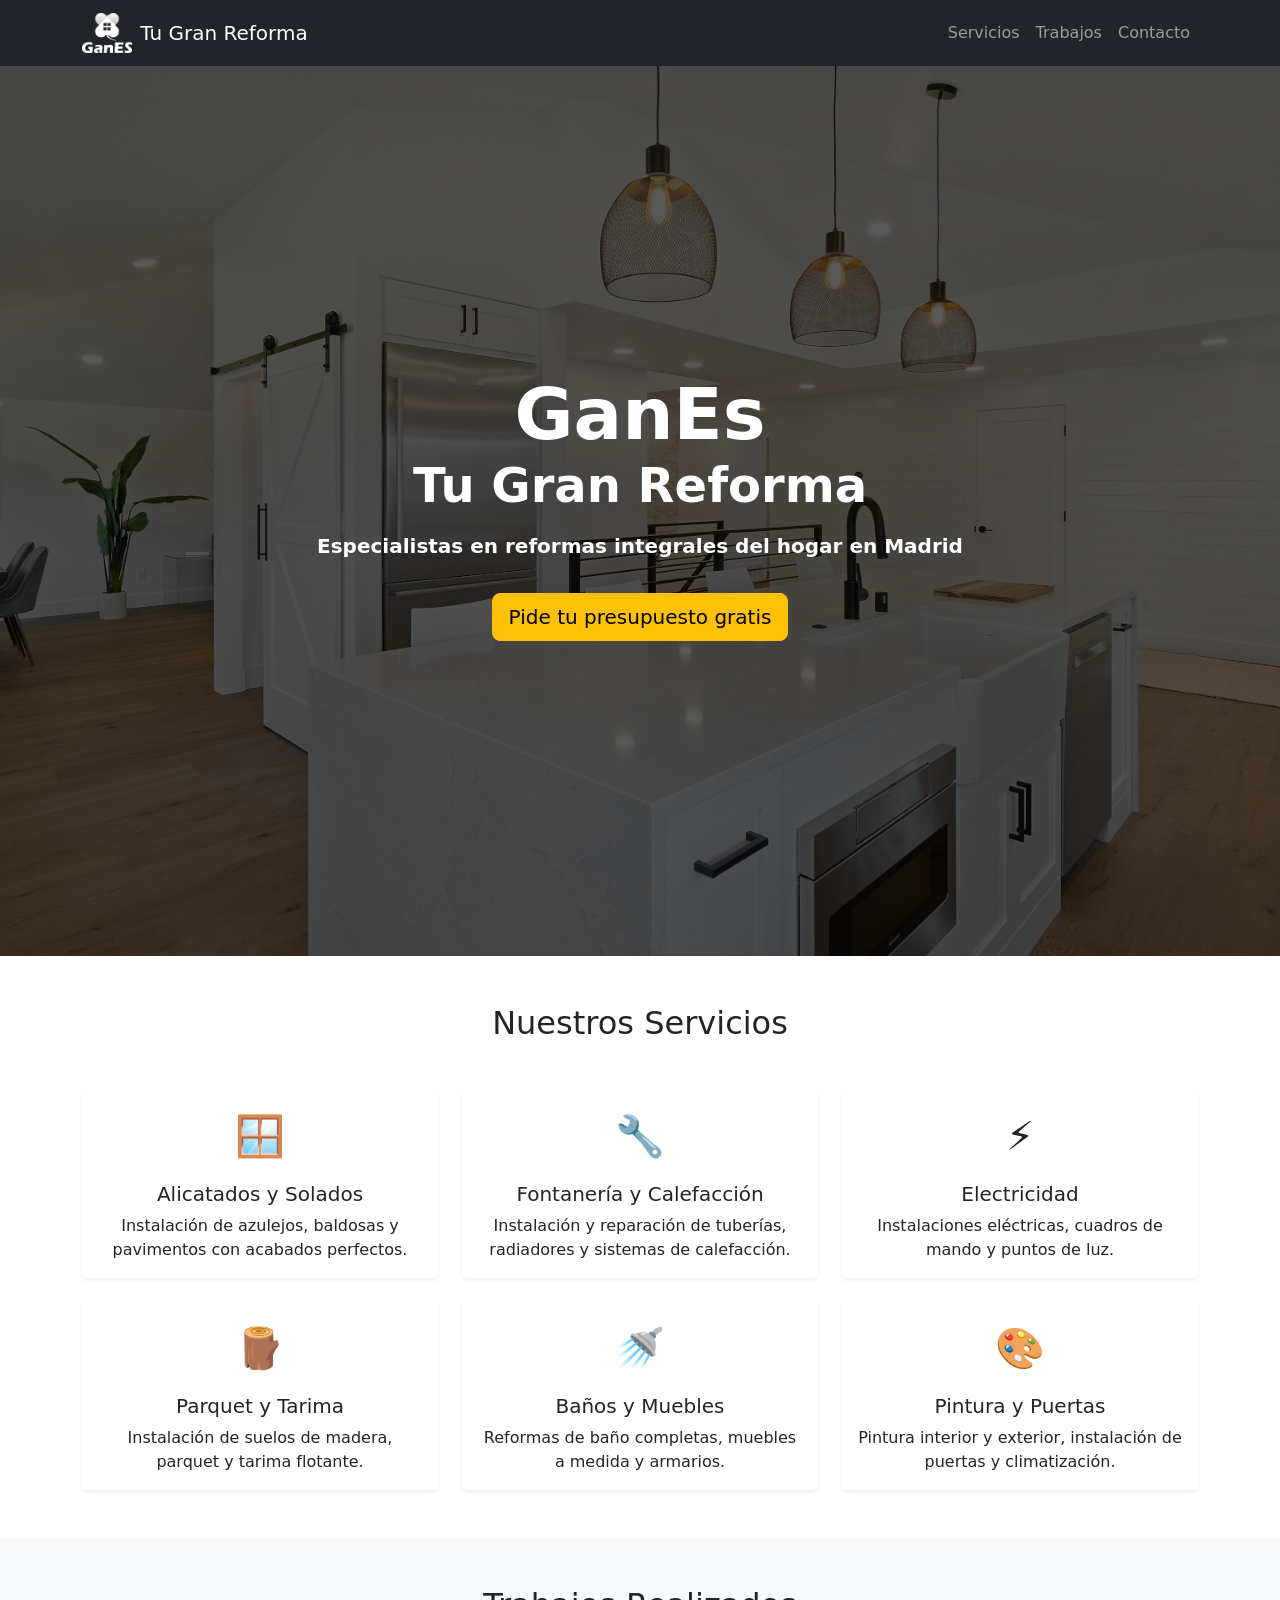
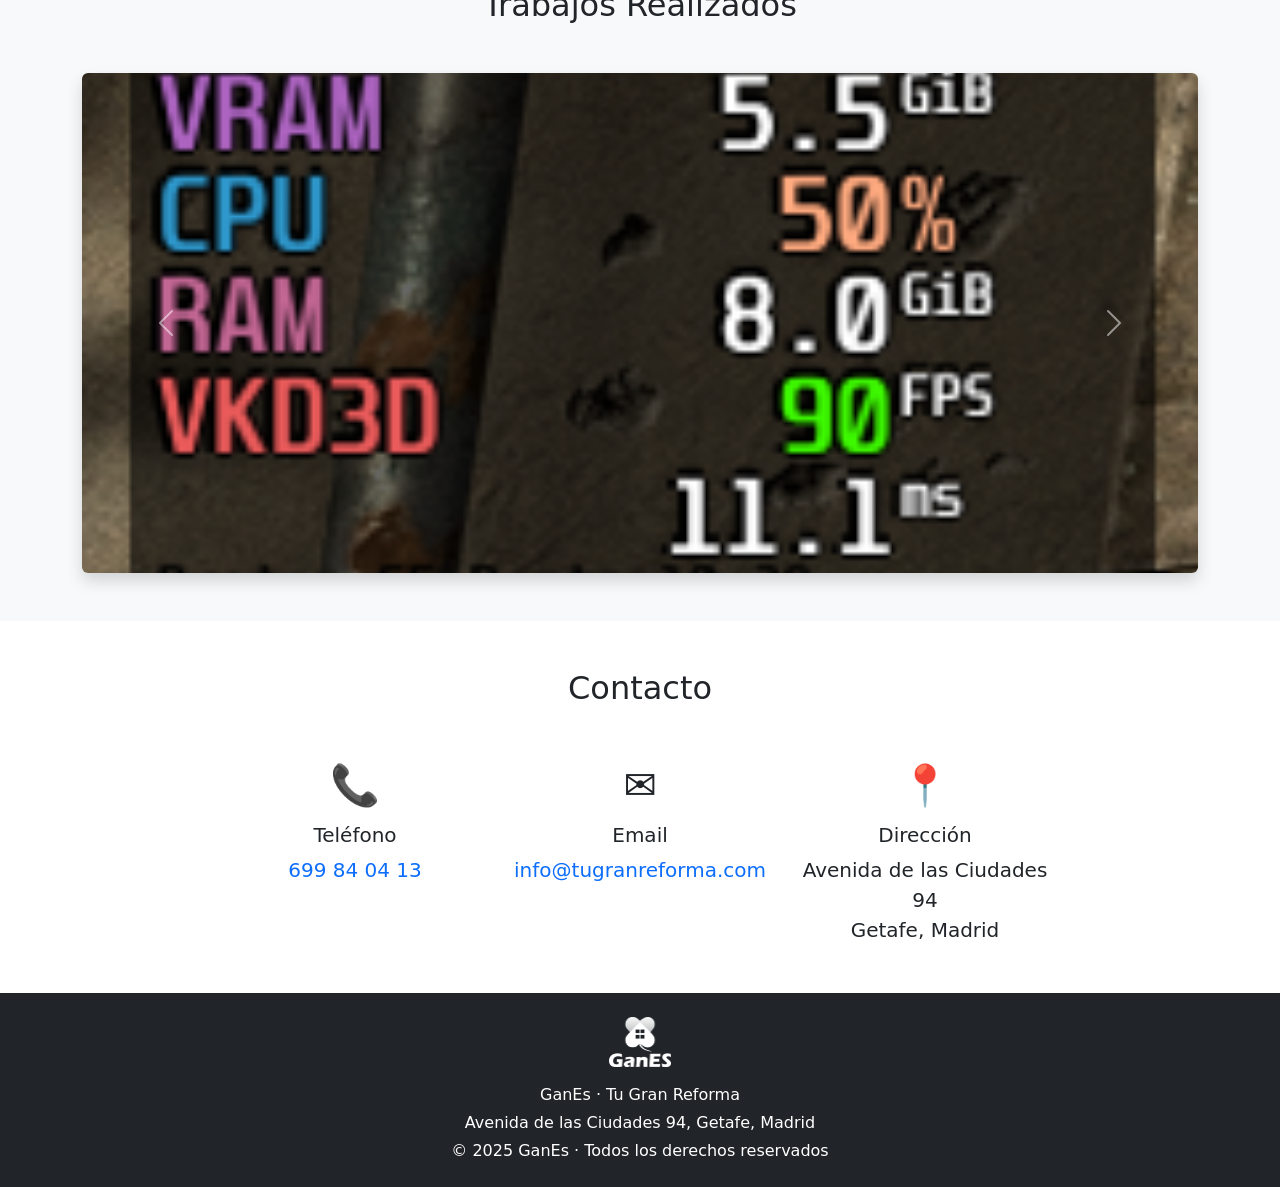
<file: index.html>
<!DOCTYPE html>
<html lang="es">
<head>
  <meta charset="UTF-8">
  <meta name="viewport" content="width=device-width, initial-scale=1.0">
  <title>Reformas del Hogar</title>
  <!-- Bootstrap CSS -->
  <link href="https://cdn.jsdelivr.net/npm/bootstrap@5.3.0/dist/css/bootstrap.min.css" rel="stylesheet">
  <!-- Tu CSS personalizado -->
  <link href="css/styles.css" rel="stylesheet">
</head>
<body>
<!-- NAVBAR -->
<nav class="navbar navbar-expand-lg navbar-dark bg-dark fixed-top">
  <div class="container">
    <a class="navbar-brand d-flex align-items-center gap-2" href="#">
      <img src="img/logo.png" alt="GanEs" height="40">
      <span>Tu Gran Reforma</span>
    </a>
    <button class="navbar-toggler" type="button" data-bs-toggle="collapse" data-bs-target="#menu">
      <span class="navbar-toggler-icon"></span>
    </button>
    <div class="collapse navbar-collapse" id="menu">
      <ul class="navbar-nav ms-auto">
        <li class="nav-item"><a class="nav-link" href="#servicios">Servicios</a></li>
        <li class="nav-item"><a class="nav-link" href="#trabajos">Trabajos</a></li>
        <li class="nav-item"><a class="nav-link" href="#contacto">Contacto</a></li>
      </ul>
    </div>
  </div>
</nav>
<!-- HERO -->
<section id="hero" class="d-flex align-items-center justify-content-center text-center text-white">
  <div class="container">
    <h1 class="fw-bold">
        <span class="display-2 fw-bold">GanEs</span><br>
        <span class="display-5 fw-bold">Tu Gran Reforma</span>
    </h1>
    <p class="lead mt-3 fw-bold">Especialistas en reformas integrales del hogar en Madrid</p>
    <a href="#contacto" class="btn btn-warning btn-lg mt-3">Pide tu presupuesto gratis</a>
  </div>
</section>
<!-- SERVICIOS -->
<section id="servicios" class="py-5">
  <div class="container">
    <h2 class="text-center mb-5">Nuestros Servicios</h2>
    <div class="row g-4">

      <div class="col-md-4">
        <div class="card h-100 shadow-sm">
          <div class="card-body text-center">
            <div class="fs-1 mb-3">🪟</div>
            <h5 class="card-title">Alicatados y Solados</h5>
            <p class="card-text">Instalación de azulejos, baldosas y pavimentos con acabados perfectos.</p>
          </div>
        </div>
      </div>

      <div class="col-md-4">
        <div class="card h-100 shadow-sm">
          <div class="card-body text-center">
            <div class="fs-1 mb-3">🔧</div>
            <h5 class="card-title">Fontanería y Calefacción</h5>
            <p class="card-text">Instalación y reparación de tuberías, radiadores y sistemas de calefacción.</p>
          </div>
        </div>
      </div>

      <div class="col-md-4">
        <div class="card h-100 shadow-sm">
          <div class="card-body text-center">
            <div class="fs-1 mb-3">⚡</div>
            <h5 class="card-title">Electricidad</h5>
            <p class="card-text">Instalaciones eléctricas, cuadros de mando y puntos de luz.</p>
          </div>
        </div>
      </div>

      <div class="col-md-4">
        <div class="card h-100 shadow-sm">
          <div class="card-body text-center">
            <div class="fs-1 mb-3">🪵</div>
            <h5 class="card-title">Parquet y Tarima</h5>
            <p class="card-text">Instalación de suelos de madera, parquet y tarima flotante.</p>
          </div>
        </div>
      </div>

      <div class="col-md-4">
        <div class="card h-100 shadow-sm">
          <div class="card-body text-center">
            <div class="fs-1 mb-3">🚿</div>
            <h5 class="card-title">Baños y Muebles</h5>
            <p class="card-text">Reformas de baño completas, muebles a medida y armarios.</p>
          </div>
        </div>
      </div>

      <div class="col-md-4">
        <div class="card h-100 shadow-sm">
          <div class="card-body text-center">
            <div class="fs-1 mb-3">🎨</div>
            <h5 class="card-title">Pintura y Puertas</h5>
            <p class="card-text">Pintura interior y exterior, instalación de puertas y climatización.</p>
          </div>
        </div>
      </div>

    </div>
  </div>
</section>
<!-- TRABAJOS -->
<section id="trabajos" class="py-5 bg-light">
  <div class="container">
    <h2 class="text-center mb-5">Trabajos Realizados</h2>
    <div id="carruselTrabajos" class="carousel slide shadow rounded" data-bs-ride="carousel" data-bs-interval="15000">
      <div class="carousel-inner">

        <div class="carousel-item active"><img src="img/trabajos/1.png" class="d-block w-100 rounded" style="height:500px;object-fit:cover;" alt="Trabajo"></div>
        <div class="carousel-item"><img src="img/trabajos/2.png" class="d-block w-100 rounded" style="height:500px;object-fit:cover;" alt="Trabajo"></div>
        <div class="carousel-item"><img src="img/trabajos/3.png" class="d-block w-100 rounded" style="height:500px;object-fit:cover;" alt="Trabajo"></div>
        <div class="carousel-item"><img src="img/trabajos/4.png" class="d-block w-100 rounded" style="height:500px;object-fit:cover;" alt="Trabajo"></div>
        <div class="carousel-item"><img src="img/trabajos/5.png" class="d-block w-100 rounded" style="height:500px;object-fit:cover;" alt="Trabajo"></div>
        <div class="carousel-item"><img src="img/trabajos/6.png" class="d-block w-100 rounded" style="height:500px;object-fit:cover;" alt="Trabajo"></div>
        <div class="carousel-item"><img src="img/trabajos/7.png" class="d-block w-100 rounded" style="height:500px;object-fit:cover;" alt="Trabajo"></div>
        <div class="carousel-item"><img src="img/trabajos/8.png" class="d-block w-100 rounded" style="height:500px;object-fit:cover;" alt="Trabajo"></div>
        <div class="carousel-item"><img src="img/trabajos/9.png" class="d-block w-100 rounded" style="height:500px;object-fit:cover;" alt="Trabajo"></div>
        <div class="carousel-item"><img src="img/trabajos/10.png" class="d-block w-100 rounded" style="height:500px;object-fit:cover;" alt="Trabajo"></div>
        <div class="carousel-item"><img src="img/trabajos/11.png" class="d-block w-100 rounded" style="height:500px;object-fit:cover;" alt="Trabajo"></div>
        <div class="carousel-item"><img src="img/trabajos/12.png" class="d-block w-100 rounded" style="height:500px;object-fit:cover;" alt="Trabajo"></div>
        <div class="carousel-item"><img src="img/trabajos/13.png" class="d-block w-100 rounded" style="height:500px;object-fit:cover;" alt="Trabajo"></div>
        <div class="carousel-item"><img src="img/trabajos/14.jpg" class="d-block w-100 rounded" style="height:500px;object-fit:cover;" alt="Trabajo"></div>
        
      </div>
      <button class="carousel-control-prev" type="button" data-bs-target="#carruselTrabajos" data-bs-slide="prev"><span class="carousel-control-prev-icon"></span></button>
      <button class="carousel-control-next" type="button" data-bs-target="#carruselTrabajos" data-bs-slide="next"><span class="carousel-control-next-icon"></span></button>
    </div>
  </div>
</section>
<!-- CONTACTO -->
<section id="contacto" class="py-5">
  <div class="container">
    <h2 class="text-center mb-5">Contacto</h2>
    <div class="row justify-content-center g-4 text-center">

      <div class="col-md-3">
        <div class="fs-1 mb-2">📞</div>
        <h5>Teléfono</h5>
        <a href="tel:699840413" class="text-decoration-none fs-5">699 84 04 13</a>
      </div>

      <div class="col-md-3">
        <div class="fs-1 mb-2">✉️</div>
        <h5>Email</h5>
        <a href="mailto:info@tugranreforma.com" class="text-decoration-none fs-5">info@tugranreforma.com</a>
      </div>

      <div class="col-md-3">
        <div class="fs-1 mb-2">📍</div>
        <h5>Dirección</h5>
        <p class="fs-5 mb-0">Avenida de las Ciudades 94<br>Getafe, Madrid</p>
      </div>

    </div>
  </div>
</section>
<!-- FOOTER -->
<footer class="bg-dark text-white text-center py-4">
  <img src="img/logo.png" alt="GanEs" height="50" class="mb-3">
  <p class="mb-1">GanEs · Tu Gran Reforma</p>
  <p class="mb-1">Avenida de las Ciudades 94, Getafe, Madrid</p>
  <p class="mb-0">© 2025 GanEs · Todos los derechos reservados</p>
</footer>
  <!-- Bootstrap JS -->
  <script src="https://cdn.jsdelivr.net/npm/bootstrap@5.3.0/dist/js/bootstrap.bundle.min.js"></script>
</body>
</html>
</file>
<file: css/styles.css>
#hero {
  background: linear-gradient(rgba(0,0,0,0.65), rgba(0,0,0,0.65)),
              url('../img/hero.jpg') center center / cover no-repeat;
  height: 100vh;
  margin-top: 56px;
}
.card {
  border: none;
  transition: transform 0.2s;
}

.card:hover {
  transform: translateY(-5px);
}
</file>
